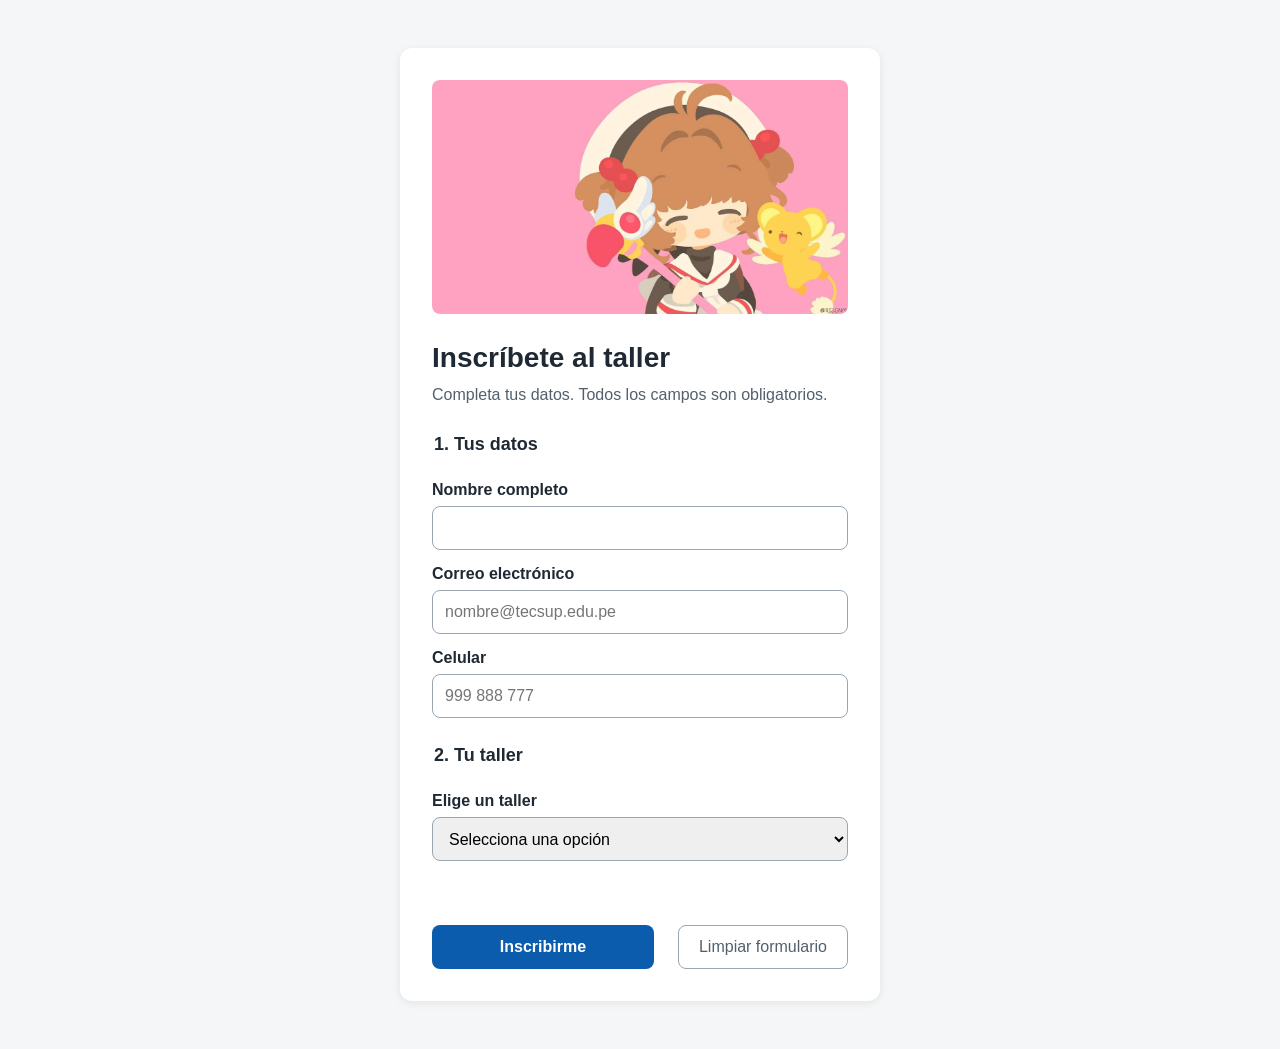
<file: index.html>
<!doctype html>
<html lang="es">
  <head>
    <meta charset="UTF-8" />
    <meta name="viewport" content="width=device-width, initial-scale=1.0" />
    <title>Inscripción al taller</title>
    <link rel="stylesheet" href="estilos.css" />
  </head>

  <body>
    <main class="tarjeta">
      <img
        src="img/banner.png"
        alt="Estudiantes programando en el laboratorio"
      />
      <h1>Inscríbete al taller</h1>
      <p class="ayuda">
        Completa tus datos. Todos los campos son obligatorios.
      </p>

      <form id="formulario" novalidate>
        <fieldset>
          <legend>1. Tus datos</legend>
          <label for="nombre">Nombre completo</label>
          <input id="nombre" type="text" autocomplete="name" required />

          <label for="correo">Correo electrónico</label>
          <input
            id="correo"
            type="email"
            autocomplete="email"
            placeholder="nombre@tecsup.edu.pe"
            required
          />

          <label for="telefono">Celular</label>
          <input id="telefono" type="tel" placeholder="999 888 777" required />
        </fieldset>

        <fieldset>
          <legend>2. Tu taller</legend>
          <label for="taller">Elige un taller</label>
          <select id="taller" required>
            <option value="">Selecciona una opción</option>
            <optgroup label="Control de versiones">
              <option>Git</option>
              <option>GitHub</option>
              <option>Markdown</option>
            </optgroup>
            <optgroup label="Desarrollo web">
              <option>HTML</option>
              <option>CSS</option>
              <option>JavaScript</option>
              <option>React</option>
              <option>Node.js</option>
              <option>APIs</option>
            </optgroup>
            <optgroup label="Diseño y calidad">
              <option>Figma</option>
              <option>Accesibilidad</option>
              <option>Testing</option>
            </optgroup>
          </select>
        </fieldset>

        <p id="mensaje" class="mensaje" role="status"></p>

        <div class="acciones">
          <button type="submit" class="boton-principal">Inscribirme</button>
          <button type="reset" class="boton-secundario">
            Limpiar formulario
          </button>
        </div>
      </form>
    </main>
    <script src="app.js"></script>
  </body>
</html>
</file>
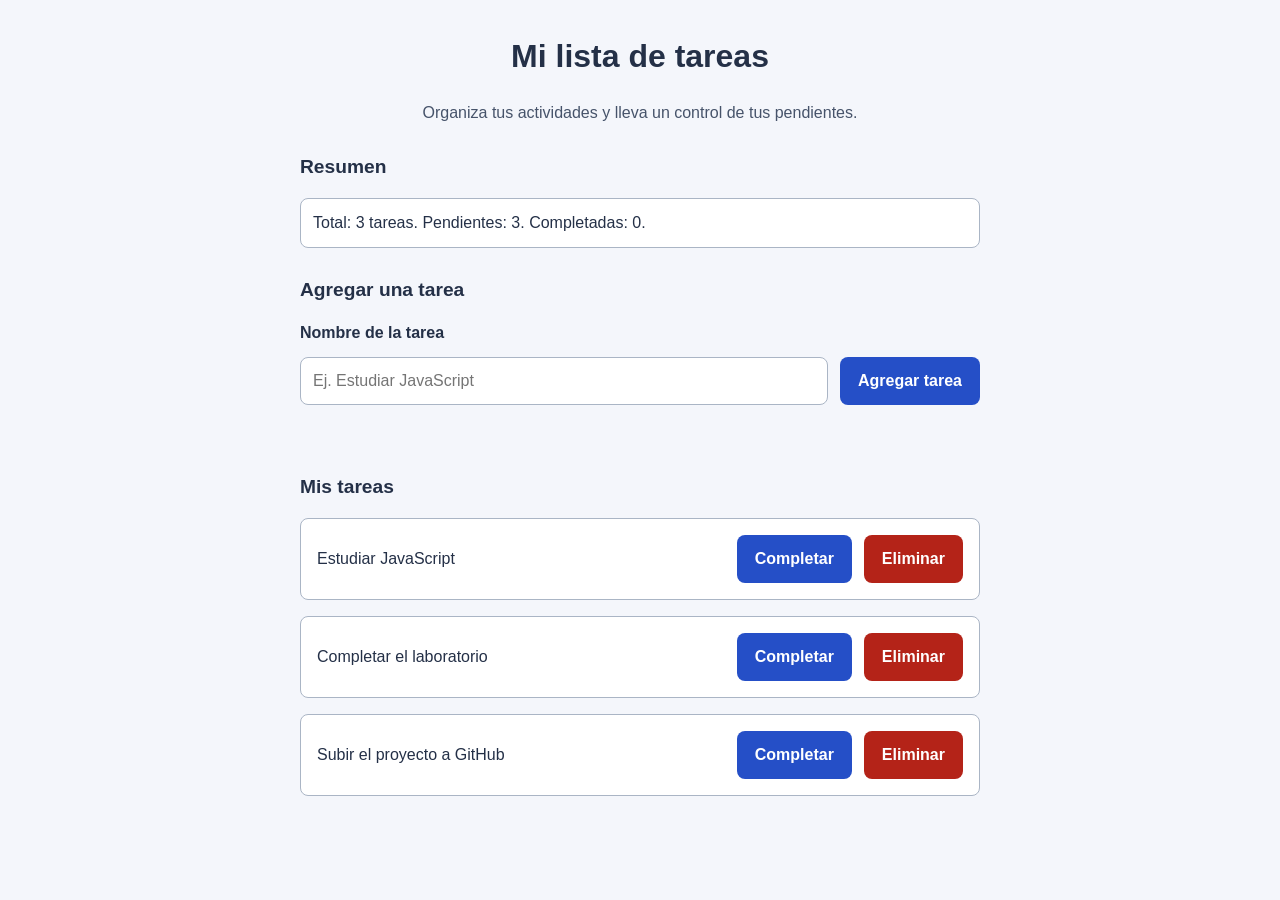
<file: app-notas/index.html>
<!doctype html>
<html lang="es">
  <head>
    <meta charset="UTF-8" />
    <meta name="viewport" content="width=device-width, initial-scale=1.0" />
    <meta
      name="description"
      content="Organiza tus tareas pendientes de forma sencilla."
    />
    <title>Mi lista de tareas</title>
    <link rel="stylesheet" href="estilos.css" />
    <script src="app.js" defer></script>
  </head>

  <body>
    <main class="contenedor">
      <h1>Mi lista de tareas</h1>

      <p class="descripcion">
        Organiza tus actividades y lleva un control de tus pendientes.
      </p>

      <section aria-labelledby="titulo-resumen">
        <h2 id="titulo-resumen">Resumen</h2>
        <p id="resumen">Cargando tareas...</p>
      </section>

      <section aria-labelledby="titulo-formulario">
        <h2 id="titulo-formulario">Agregar una tarea</h2>

        <form id="formTarea">
          <label for="nombreTarea">Nombre de la tarea</label>

          <input
            type="text"
            id="nombreTarea"
            name="nombreTarea"
            placeholder="Ej. Estudiar JavaScript"
            maxlength="120"
            required
          />

          <button type="submit">Agregar tarea</button>
        </form>
      </section>

      <p id="mensaje" role="status" aria-live="polite"></p>

      <section aria-labelledby="titulo-lista">
        <h2 id="titulo-lista">Mis tareas</h2>
        <ul id="listaTareas"></ul>
      </section>
    </main>
  </body>
</html>
</file>
<file: estilos.css>
:root {
  --color-primario: #0b5cad;
  --color-texto: #1f2933;
  --color-suave: #52606d;
  --color-borde: #9aa5b1;
  --color-fondo: #f4f6f8;
  --color-error: #b42318;
  --color-exito: #067647;
  --espacio: 16px;
}

* {
  box-sizing: border-box;
}

body {
  margin: 0;
  padding: var(--espacio);
  font-family: Arial, Helvetica, sans-serif;
  font-size: 16px;
  line-height: 1.5;
  color: var(--color-texto);
  background: var(--color-fondo);
}

.tarjeta {
  max-width: 480px;
  margin: 32px auto;
  padding: 32px;
  background: #ffffff;
  border-radius: 12px;
  box-shadow: 0 2px 8px rgba(0, 0, 0, 0.08);
}

.tarjeta img {
  width: 100%;
  border-radius: 8px;
}

h1 {
  font-size: 28px;
  margin: 16px 0 4px;
}

.ayuda {
  color: var(--color-suave);
  margin: 0 0 24px;
}

fieldset {
  border: none;
  padding: 0;
  margin: 0 0 24px;
}

legend {
  font-size: 18px;
  font-weight: bold;
  margin-bottom: 8px;
}

label {
  display: block;
  font-weight: bold;
  margin: 12px 0 4px;
}

input,
select {
  width: 100%;
  min-height: 44px;
  padding: 8px 12px;
  font-size: 16px;
  border: 1px solid var(--color-borde);
  border-radius: 8px;
}

.validado input:invalid,
.validado select:invalid {
  border: 2px solid var(--color-error);
}

.acciones {
  display: flex;
  gap: 24px;
  flex-wrap: wrap;
}

button {
  min-height: 44px;
  padding: 10px 20px;
  font-size: 16px;
  border-radius: 8px;
  cursor: pointer;
}

.boton-principal {
  flex: 1;
  background: var(--color-primario);
  color: #ffffff;
  border: none;
  font-weight: bold;
}

.boton-principal:disabled {
  opacity: 0.6;
  cursor: wait;
}

.boton-secundario {
  background: transparent;
  color: var(--color-suave);
  border: 1px solid var(--color-borde);
}

:focus-visible {
  outline: 3px solid #f59e0b;
  outline-offset: 2px;
}

.mensaje {
  min-height: 24px;
  font-weight: bold;
}

.mensaje.error {
  color: var(--color-error);
}

.mensaje.exito {
  color: var(--color-exito);
}

.mensaje.info {
  color: var(--color-primario);
}
</file>
<file: app-notas/estilos.css>
:root {
  --color-fondo: #f4f6fb;
  --color-superficie: #ffffff;
  --color-texto: #243047;
  --color-secundario: #46536a;
  --color-principal: #254fc7;
  --color-principal-hover: #1b3b99;
  --color-peligro: #b42318;
  --color-peligro-hover: #8f1d14;
  --color-borde: #aab5c5;
  --color-enfoque: #e49b0f;
  --espacio: 16px;
  --radio: 8px;
}

* {
  box-sizing: border-box;
}

body {
  margin: 0;
  padding: 32px 16px;
  background-color: var(--color-fondo);
  color: var(--color-texto);
  font-family: Arial, sans-serif;
  line-height: 1.5;
}

.contenedor {
  max-width: 680px;
  margin: 0 auto;
}

h1 {
  margin-top: 0;
  text-align: center;
}

h2 {
  margin-top: 28px;
  font-size: 1.2rem;
}

.descripcion {
  margin-bottom: 28px;
  text-align: center;
  color: var(--color-secundario);
}

form {
  display: flex;
  flex-wrap: wrap;
  gap: 12px;
}

label {
  width: 100%;
  font-weight: bold;
}

input {
  flex: 1;
  min-width: 0;
  min-height: 44px;
  padding: 10px 12px;
  border: 1px solid var(--color-borde);
  border-radius: var(--radio);
  background-color: var(--color-superficie);
  color: var(--color-texto);
  font: inherit;
}

button {
  min-height: 44px;
  padding: 10px 16px;
  border: 2px solid transparent;
  border-radius: var(--radio);
  background-color: var(--color-principal);
  color: #ffffff;
  font: inherit;
  font-weight: bold;
  cursor: pointer;
}

button:hover {
  background-color: var(--color-principal-hover);
}

button:focus-visible,
input:focus-visible {
  outline: 3px solid var(--color-enfoque);
  outline-offset: 3px;
}

#resumen {
  padding: 12px;
  border: 1px solid var(--color-borde);
  border-radius: var(--radio);
  background-color: var(--color-superficie);
}

#mensaje {
  min-height: 24px;
  margin: var(--espacio) 0;
  font-weight: bold;
}

#listaTareas {
  display: grid;
  gap: var(--espacio);
  padding: 0;
}

.tarea {
  display: flex;
  flex-wrap: wrap;
  align-items: center;
  gap: 12px;
  padding: var(--espacio);
  border: 1px solid var(--color-borde);
  border-radius: var(--radio);
  background-color: var(--color-superficie);
}

.texto-tarea {
  flex: 1;
  min-width: 150px;
  overflow-wrap: anywhere;
}

.completada {
  color: var(--color-secundario);
  text-decoration: line-through;
}

.eliminar {
  background-color: var(--color-peligro);
}

.eliminar:hover {
  background-color: var(--color-peligro-hover);
}

.boton-deshacer {
  margin-left: 8px;
  background-color: var(--color-secundario);
}

.boton-deshacer:hover {
  background-color: var(--color-texto);
}

.vacio {
  padding: 16px;
  border: 1px dashed var(--color-borde);
  border-radius: var(--radio);
  color: var(--color-secundario);
  text-align: center;
}

@media (max-width: 480px) {
  form {
    flex-direction: column;
  }
  form button {
    width: 100%;
  }
  .tarea {
    align-items: stretch;
  }
  .texto-tarea {
    flex-basis: 100%;
  }
}
</file>
